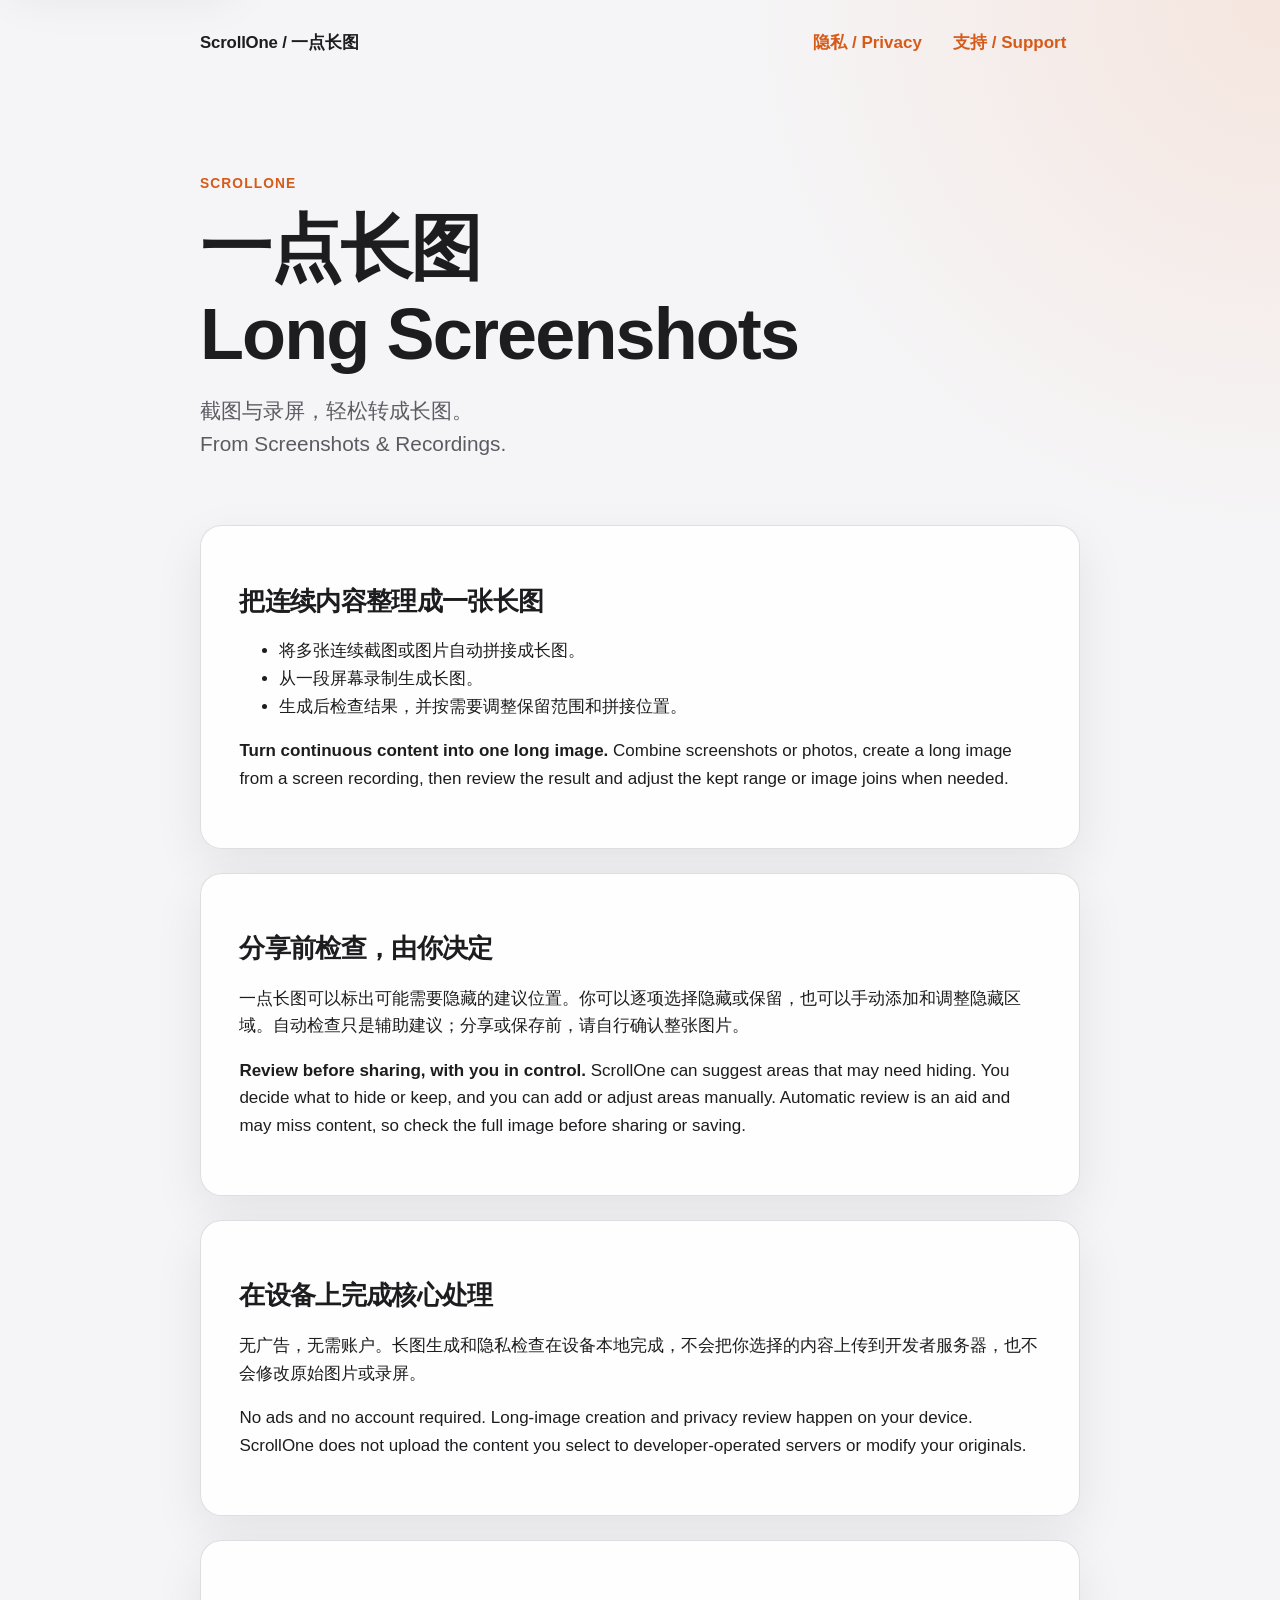
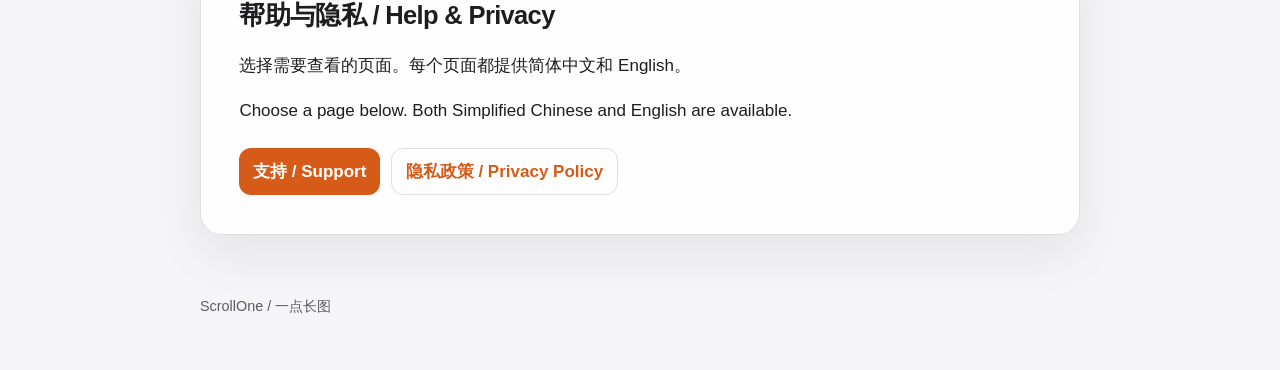
<file: index.html>
<!doctype html>
<html lang="zh-Hans">
  <head>
    <meta charset="utf-8">
    <meta name="viewport" content="width=device-width, initial-scale=1">
    <meta name="description" content="一点长图 / ScrollOne：将多张截图、图片或屏幕录制轻松转成长图，并可调整拼接位置、在分享前检查内容。">
    <meta property="og:type" content="website">
    <meta property="og:site_name" content="ScrollOne / 一点长图">
    <meta property="og:title" content="一点长图 / ScrollOne — Long Screenshots">
    <meta property="og:description" content="截图与录屏，轻松转成长图。From Screenshots &amp; Recordings.">
    <meta property="og:url" content="https://zhangyiconge6.github.io/safeshare-support/">
    <title>一点长图 / ScrollOne — Long Screenshots</title>
    <link rel="canonical" href="https://zhangyiconge6.github.io/safeshare-support/">
    <link rel="stylesheet" href="assets/site.css">
  </head>
  <body>
    <a class="skip-link" href="#main">跳到正文 / Skip to content</a>
    <header class="site-header">
      <a class="brand" href="index.html">ScrollOne / 一点长图</a>
      <nav class="site-nav" aria-label="站点导航 / Site navigation">
        <a href="privacy.html">隐私 / Privacy</a>
        <a href="support.html">支持 / Support</a>
      </nav>
    </header>

    <main id="main">
      <section class="hero">
        <p class="eyebrow">ScrollOne</p>
        <h1>一点长图<br><span lang="en">Long Screenshots</span></h1>
        <p class="lede">截图与录屏，轻松转成长图。<br><span lang="en">From Screenshots &amp; Recordings.</span></p>
      </section>

      <section class="panel" aria-labelledby="long-image-title">
        <h2 id="long-image-title">把连续内容整理成一张长图</h2>
        <ul>
          <li>将多张连续截图或图片自动拼接成长图。</li>
          <li>从一段屏幕录制生成长图。</li>
          <li>生成后检查结果，并按需要调整保留范围和拼接位置。</li>
        </ul>
        <p lang="en"><strong>Turn continuous content into one long image.</strong> Combine screenshots or photos, create a long image from a screen recording, then review the result and adjust the kept range or image joins when needed.</p>
      </section>

      <section class="panel" aria-labelledby="review-title">
        <h2 id="review-title">分享前检查，由你决定</h2>
        <p>一点长图可以标出可能需要隐藏的建议位置。你可以逐项选择隐藏或保留，也可以手动添加和调整隐藏区域。自动检查只是辅助建议；分享或保存前，请自行确认整张图片。</p>
        <p lang="en"><strong>Review before sharing, with you in control.</strong> ScrollOne can suggest areas that may need hiding. You decide what to hide or keep, and you can add or adjust areas manually. Automatic review is an aid and may miss content, so check the full image before sharing or saving.</p>
      </section>

      <section class="panel" aria-labelledby="privacy-title">
        <h2 id="privacy-title">在设备上完成核心处理</h2>
        <p>无广告，无需账户。长图生成和隐私检查在设备本地完成，不会把你选择的内容上传到开发者服务器，也不会修改原始图片或录屏。</p>
        <p lang="en">No ads and no account required. Long-image creation and privacy review happen on your device. ScrollOne does not upload the content you select to developer-operated servers or modify your originals.</p>
      </section>

      <section class="panel" aria-labelledby="resources-title">
        <h2 id="resources-title">帮助与隐私 / Help &amp; Privacy</h2>
        <p>选择需要查看的页面。每个页面都提供简体中文和 English。</p>
        <p lang="en">Choose a page below. Both Simplified Chinese and English are available.</p>
        <div class="actions">
          <a class="button-link" href="support.html">支持 / Support</a>
          <a class="button-link secondary" href="privacy.html">隐私政策 / Privacy Policy</a>
        </div>
      </section>
    </main>

    <footer class="site-footer">
      <p>ScrollOne / 一点长图</p>
    </footer>
  </body>
</html>
</file>
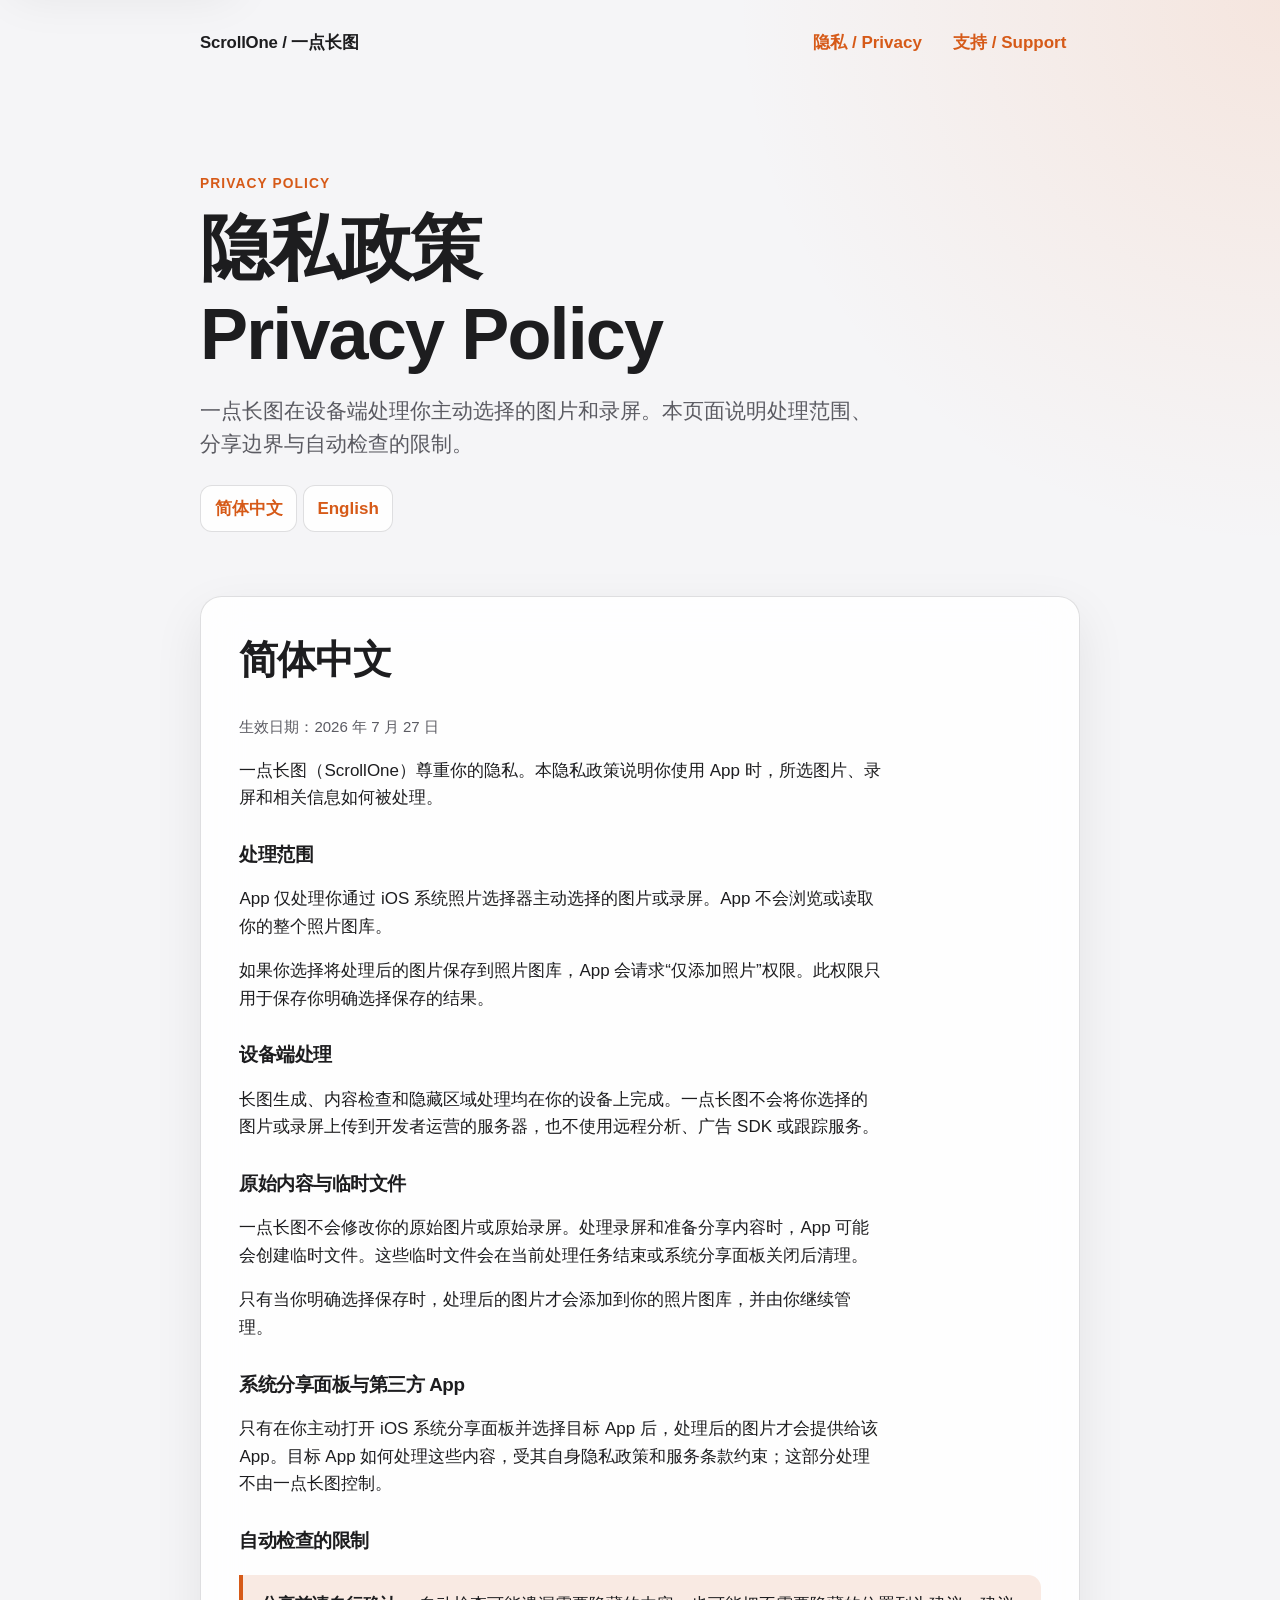
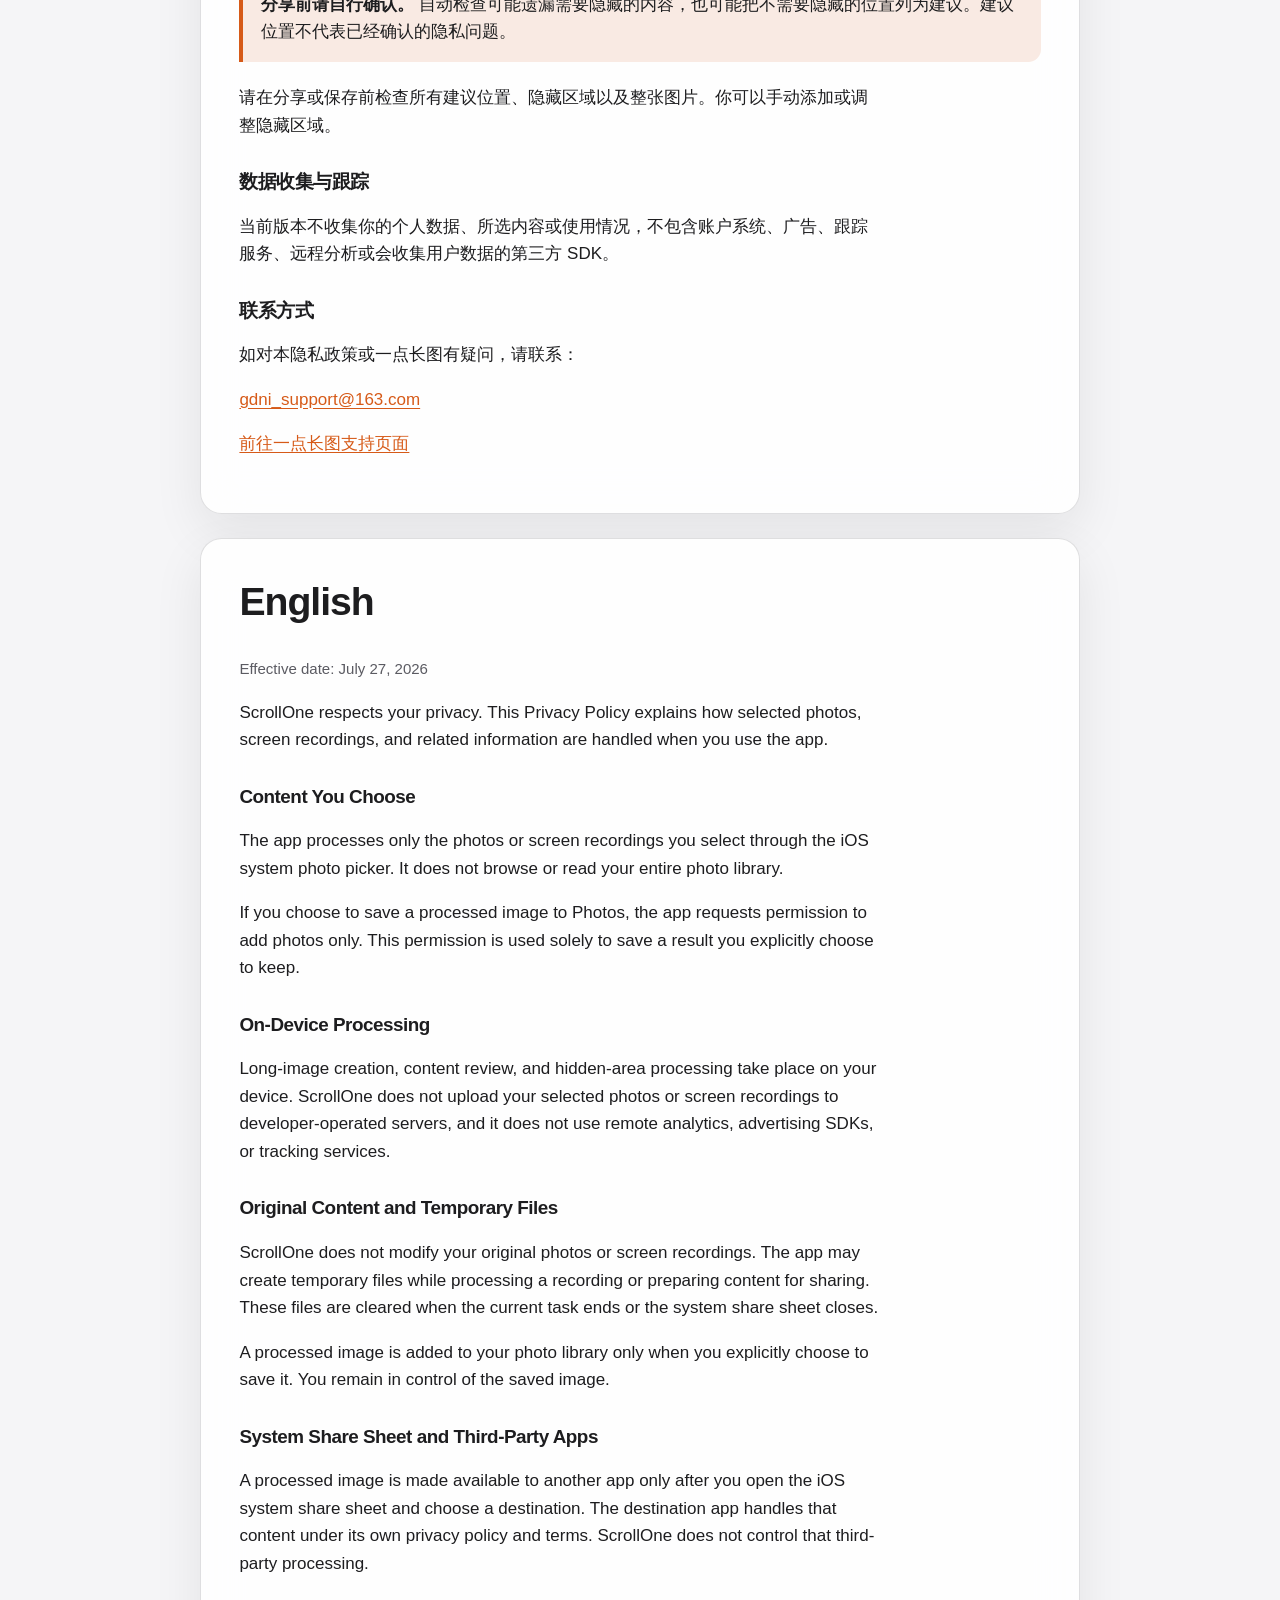
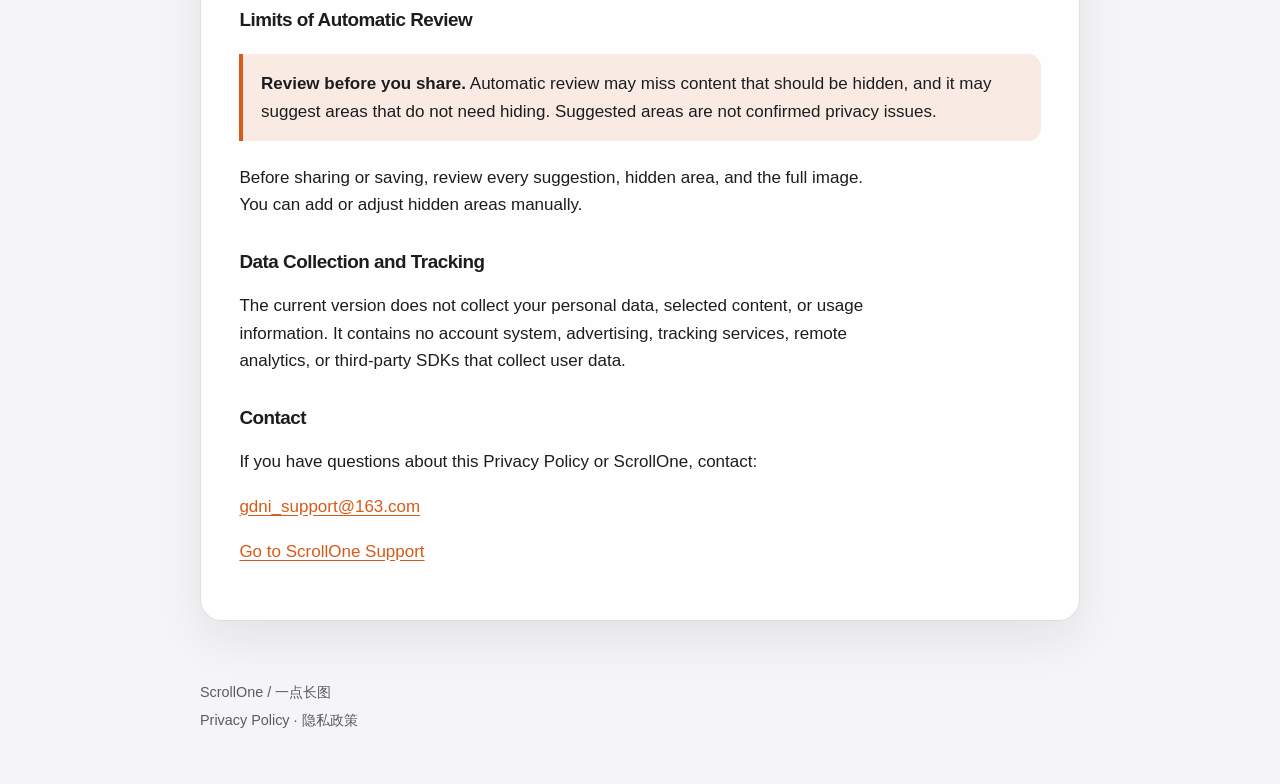
<file: privacy.html>
<!doctype html>
<html lang="zh-Hans">
  <head>
    <meta charset="utf-8">
    <meta name="viewport" content="width=device-width, initial-scale=1">
    <meta name="description" content="ScrollOne / 一点长图隐私政策。了解所选图片与录屏如何在设备端处理。">
    <meta property="og:type" content="website">
    <meta property="og:site_name" content="ScrollOne / 一点长图">
    <meta property="og:title" content="ScrollOne Privacy Policy / 一点长图隐私政策">
    <meta property="og:description" content="了解一点长图 / ScrollOne 如何在设备端处理你选择的图片与录屏。">
    <meta property="og:url" content="https://zhangyiconge6.github.io/safeshare-support/privacy.html">
    <title>ScrollOne Privacy Policy / 一点长图隐私政策</title>
    <link rel="canonical" href="https://zhangyiconge6.github.io/safeshare-support/privacy.html">
    <link rel="stylesheet" href="assets/site.css">
  </head>
  <body>
    <a class="skip-link" href="#main">跳到正文 / Skip to content</a>
    <header class="site-header">
      <a class="brand" href="index.html">ScrollOne / 一点长图</a>
      <nav class="site-nav" aria-label="站点导航 / Site navigation">
        <a href="privacy.html" aria-current="page">隐私 / Privacy</a>
        <a href="support.html">支持 / Support</a>
      </nav>
    </header>

    <main id="main">
      <section class="hero" aria-labelledby="page-title">
        <p class="eyebrow">Privacy Policy</p>
        <h1 id="page-title">隐私政策<br>Privacy Policy</h1>
        <p class="lede">一点长图在设备端处理你主动选择的图片和录屏。本页面说明处理范围、分享边界与自动检查的限制。</p>
        <nav class="language-nav" aria-label="选择语言 / Choose a language">
          <a href="#zh-Hans" lang="zh-Hans">简体中文</a>
          <a href="#english" lang="en">English</a>
        </nav>
      </section>

      <article class="document" id="zh-Hans" lang="zh-Hans" aria-labelledby="zh-title">
        <h2 id="zh-title">简体中文</h2>
        <p class="meta">生效日期：2026 年 7 月 27 日</p>

        <p>一点长图（ScrollOne）尊重你的隐私。本隐私政策说明你使用 App 时，所选图片、录屏和相关信息如何被处理。</p>

        <h3>处理范围</h3>
        <p>App 仅处理你通过 iOS 系统照片选择器主动选择的图片或录屏。App 不会浏览或读取你的整个照片图库。</p>
        <p>如果你选择将处理后的图片保存到照片图库，App 会请求“仅添加照片”权限。此权限只用于保存你明确选择保存的结果。</p>

        <h3>设备端处理</h3>
        <p>长图生成、内容检查和隐藏区域处理均在你的设备上完成。一点长图不会将你选择的图片或录屏上传到开发者运营的服务器，也不使用远程分析、广告 SDK 或跟踪服务。</p>

        <h3>原始内容与临时文件</h3>
        <p>一点长图不会修改你的原始图片或原始录屏。处理录屏和准备分享内容时，App 可能会创建临时文件。这些临时文件会在当前处理任务结束或系统分享面板关闭后清理。</p>
        <p>只有当你明确选择保存时，处理后的图片才会添加到你的照片图库，并由你继续管理。</p>

        <h3>系统分享面板与第三方 App</h3>
        <p>只有在你主动打开 iOS 系统分享面板并选择目标 App 后，处理后的图片才会提供给该 App。目标 App 如何处理这些内容，受其自身隐私政策和服务条款约束；这部分处理不由一点长图控制。</p>

        <h3>自动检查的限制</h3>
        <div class="notice">
          <strong>分享前请自行确认。</strong> 自动检查可能遗漏需要隐藏的内容，也可能把不需要隐藏的位置列为建议。建议位置不代表已经确认的隐私问题。
        </div>
        <p>请在分享或保存前检查所有建议位置、隐藏区域以及整张图片。你可以手动添加或调整隐藏区域。</p>

        <h3>数据收集与跟踪</h3>
        <p>当前版本不收集你的个人数据、所选内容或使用情况，不包含账户系统、广告、跟踪服务、远程分析或会收集用户数据的第三方 SDK。</p>

        <h3>联系方式</h3>
        <p>如对本隐私政策或一点长图有疑问，请联系：</p>
        <p><a href="mailto:gdni_support@163.com">gdni_support@163.com</a></p>
        <p><a href="support.html#zh-Hans">前往一点长图支持页面</a></p>
      </article>

      <article class="document" id="english" lang="en" aria-labelledby="en-title">
        <h2 id="en-title">English</h2>
        <p class="meta">Effective date: July 27, 2026</p>

        <p>ScrollOne respects your privacy. This Privacy Policy explains how selected photos, screen recordings, and related information are handled when you use the app.</p>

        <h3>Content You Choose</h3>
        <p>The app processes only the photos or screen recordings you select through the iOS system photo picker. It does not browse or read your entire photo library.</p>
        <p>If you choose to save a processed image to Photos, the app requests permission to add photos only. This permission is used solely to save a result you explicitly choose to keep.</p>

        <h3>On-Device Processing</h3>
        <p>Long-image creation, content review, and hidden-area processing take place on your device. ScrollOne does not upload your selected photos or screen recordings to developer-operated servers, and it does not use remote analytics, advertising SDKs, or tracking services.</p>

        <h3>Original Content and Temporary Files</h3>
        <p>ScrollOne does not modify your original photos or screen recordings. The app may create temporary files while processing a recording or preparing content for sharing. These files are cleared when the current task ends or the system share sheet closes.</p>
        <p>A processed image is added to your photo library only when you explicitly choose to save it. You remain in control of the saved image.</p>

        <h3>System Share Sheet and Third-Party Apps</h3>
        <p>A processed image is made available to another app only after you open the iOS system share sheet and choose a destination. The destination app handles that content under its own privacy policy and terms. ScrollOne does not control that third-party processing.</p>

        <h3>Limits of Automatic Review</h3>
        <div class="notice">
          <strong>Review before you share.</strong> Automatic review may miss content that should be hidden, and it may suggest areas that do not need hiding. Suggested areas are not confirmed privacy issues.
        </div>
        <p>Before sharing or saving, review every suggestion, hidden area, and the full image. You can add or adjust hidden areas manually.</p>

        <h3>Data Collection and Tracking</h3>
        <p>The current version does not collect your personal data, selected content, or usage information. It contains no account system, advertising, tracking services, remote analytics, or third-party SDKs that collect user data.</p>

        <h3>Contact</h3>
        <p>If you have questions about this Privacy Policy or ScrollOne, contact:</p>
        <p><a href="mailto:gdni_support@163.com">gdni_support@163.com</a></p>
        <p><a href="support.html#english">Go to ScrollOne Support</a></p>
      </article>
    </main>

    <footer class="site-footer">
      <p>ScrollOne / 一点长图</p>
      <p>Privacy Policy · 隐私政策</p>
    </footer>
  </body>
</html>
</file>
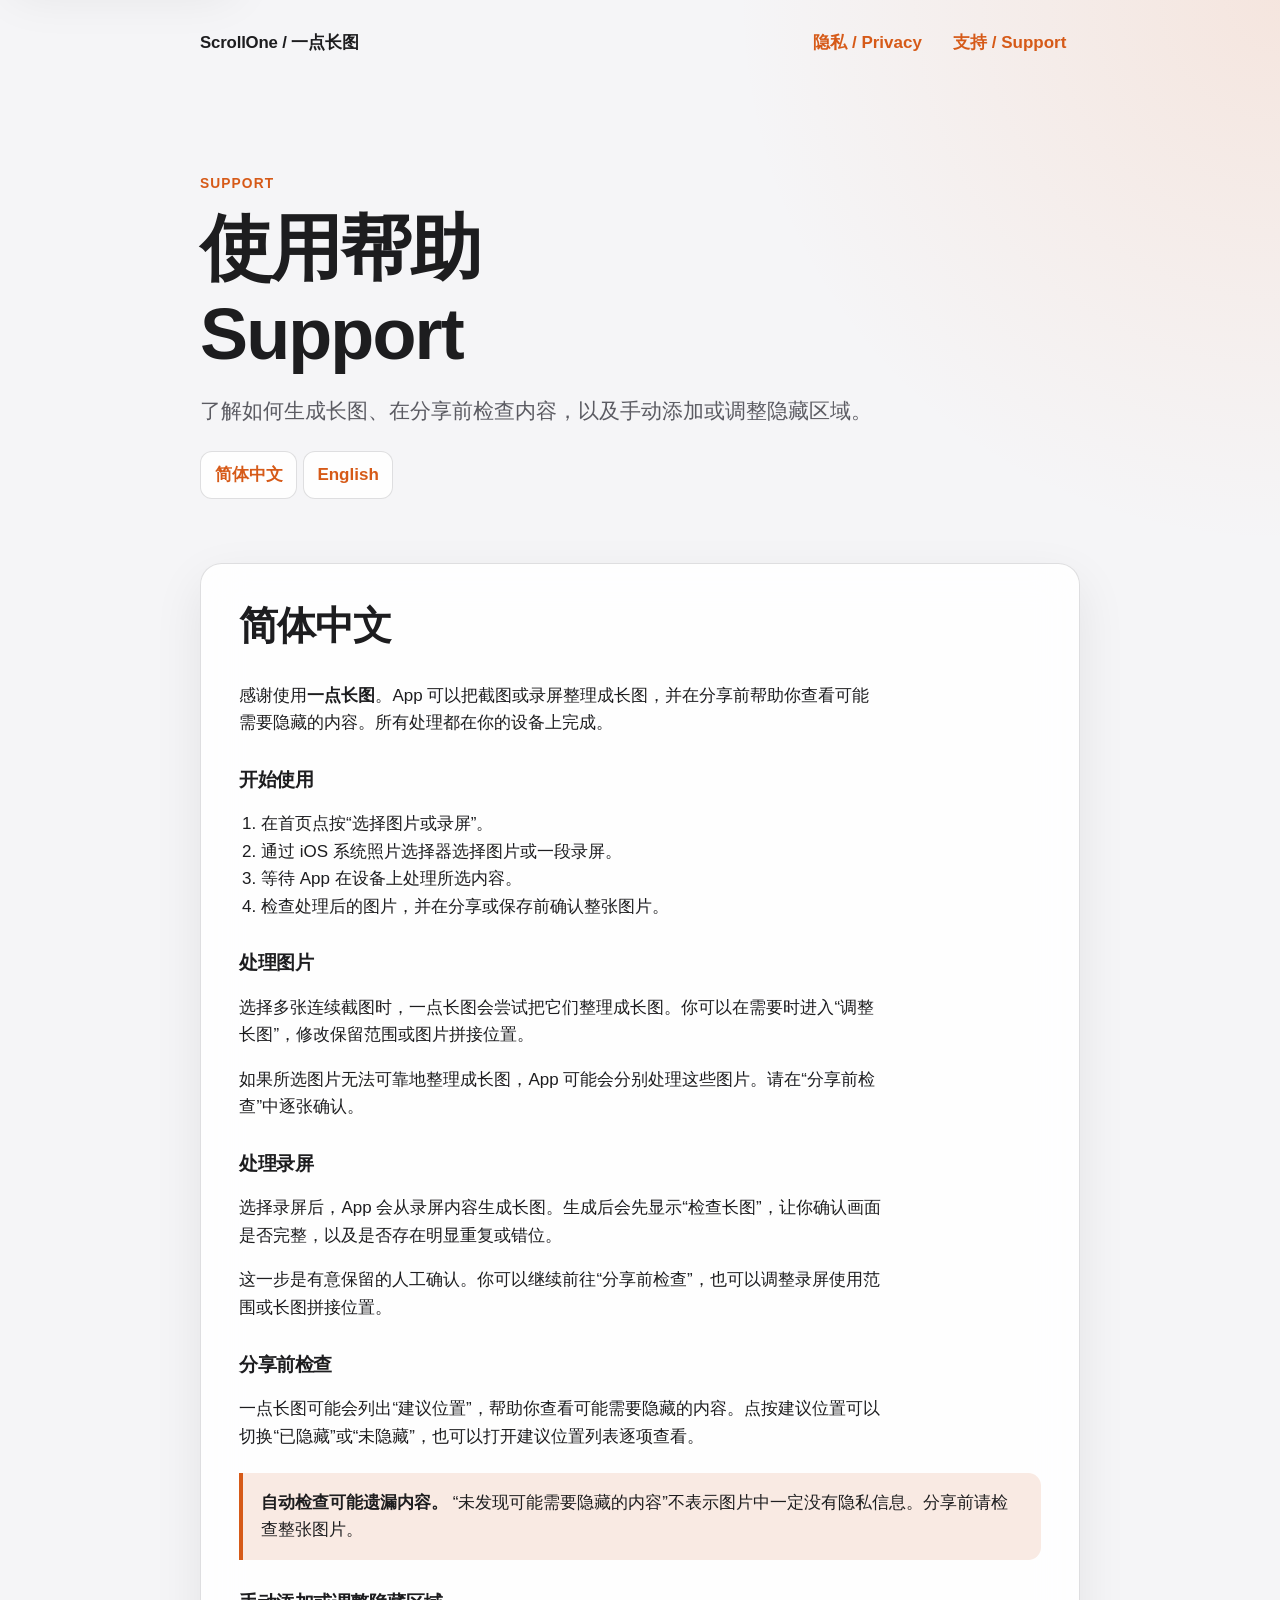
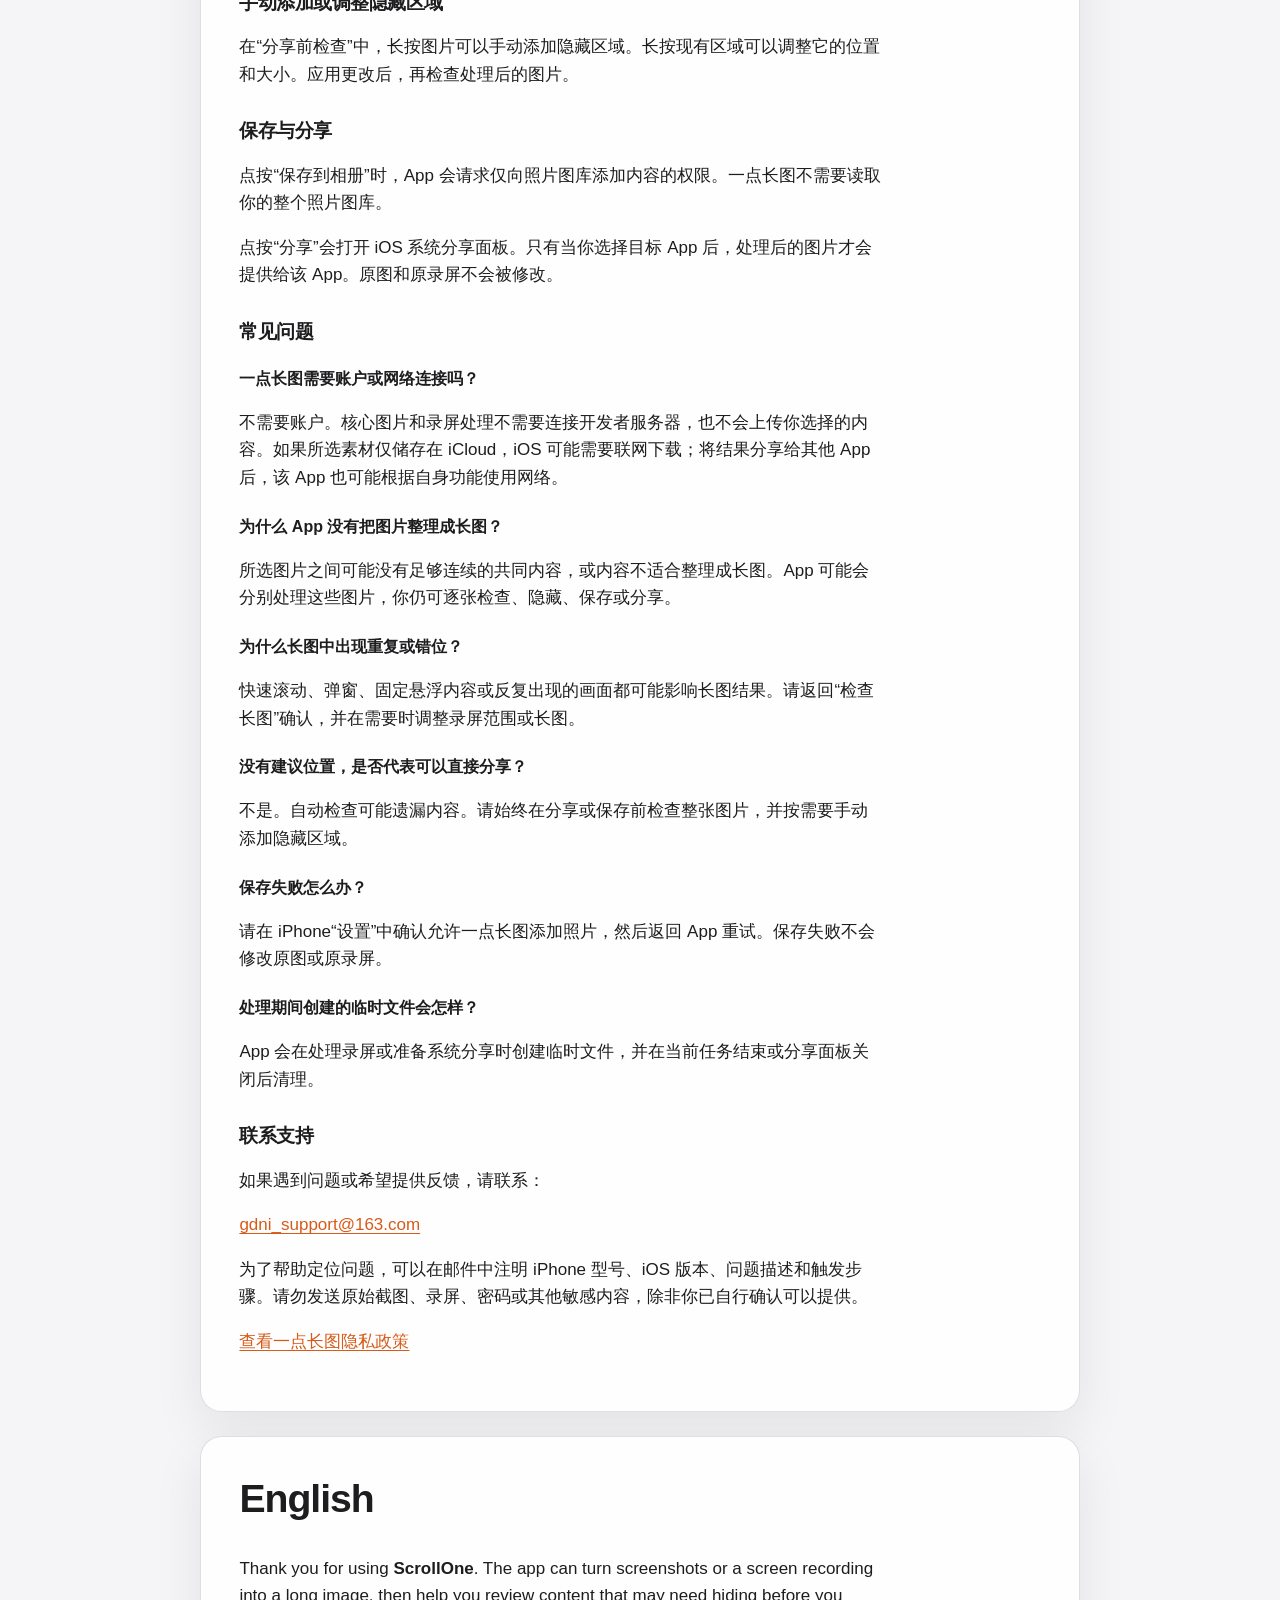
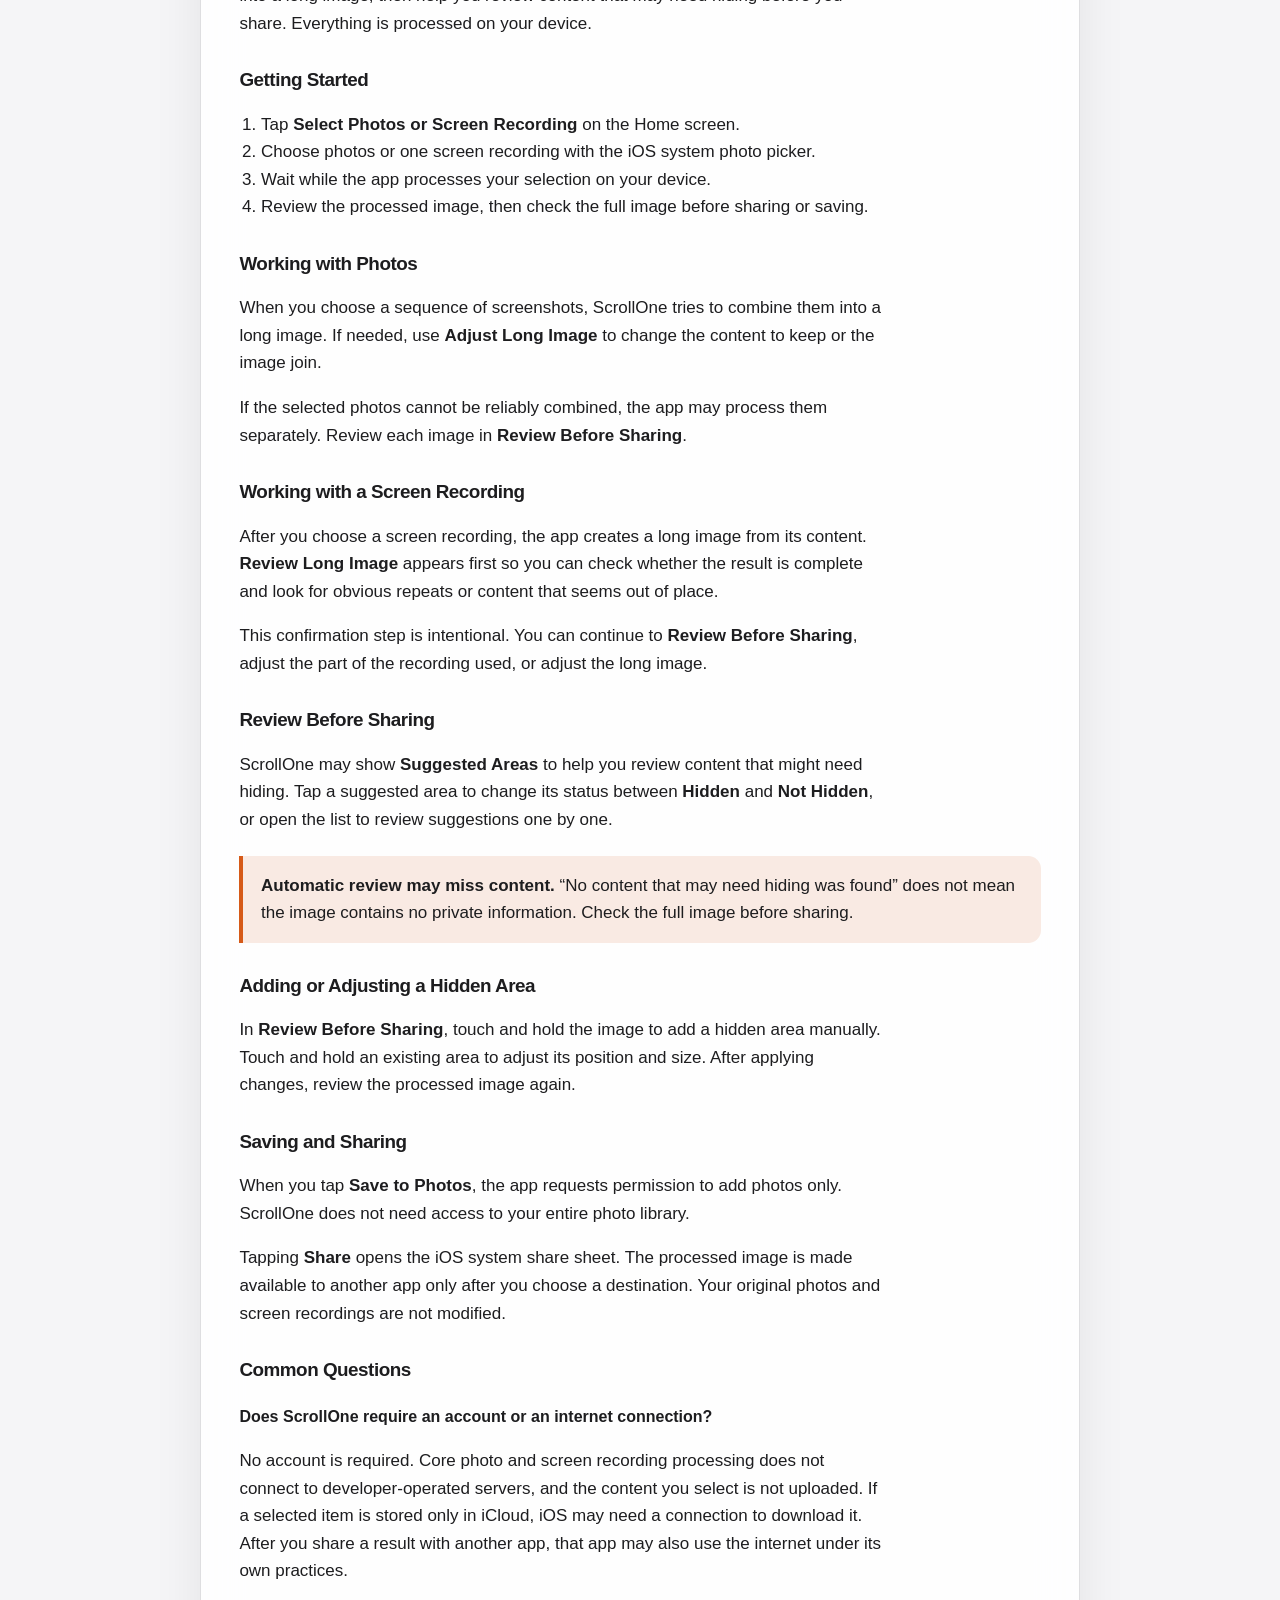
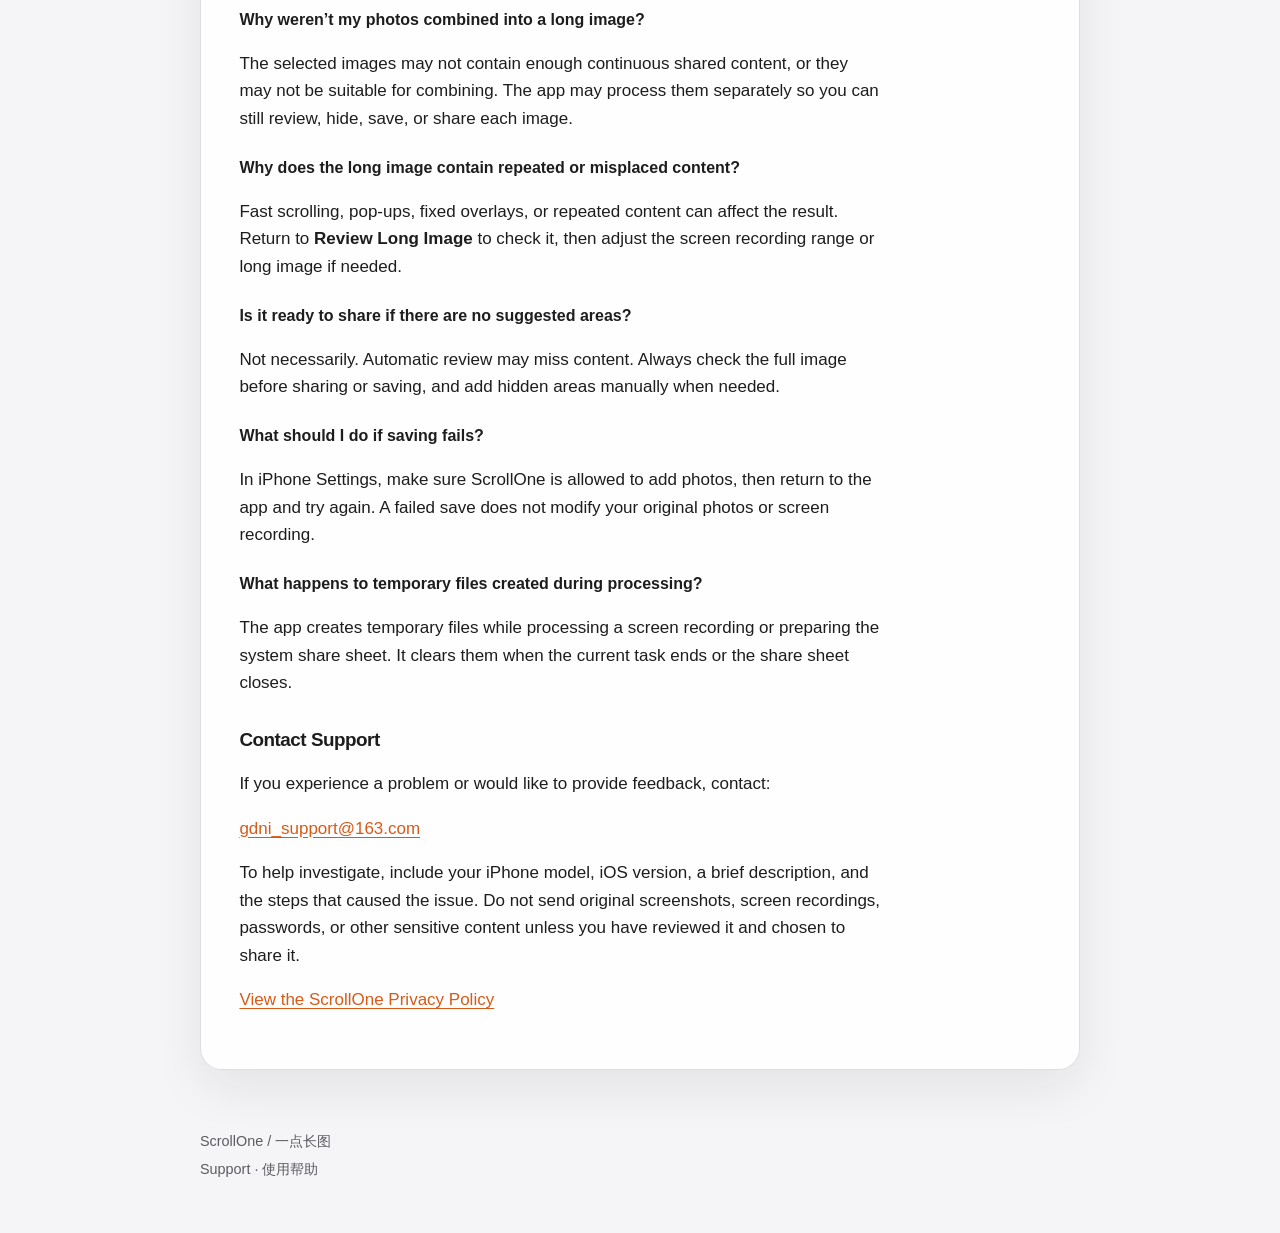
<file: support.html>
<!doctype html>
<html lang="zh-Hans">
  <head>
    <meta charset="utf-8">
    <meta name="viewport" content="width=device-width, initial-scale=1">
    <meta name="description" content="ScrollOne / 一点长图使用帮助、常见问题与联系支持。">
    <meta property="og:type" content="website">
    <meta property="og:site_name" content="ScrollOne / 一点长图">
    <meta property="og:title" content="ScrollOne Support / 一点长图支持">
    <meta property="og:description" content="一点长图 / ScrollOne 使用帮助、常见问题与联系支持。">
    <meta property="og:url" content="https://zhangyiconge6.github.io/safeshare-support/support.html">
    <title>ScrollOne Support / 一点长图支持</title>
    <link rel="canonical" href="https://zhangyiconge6.github.io/safeshare-support/support.html">
    <link rel="stylesheet" href="assets/site.css">
  </head>
  <body>
    <a class="skip-link" href="#main">跳到正文 / Skip to content</a>
    <header class="site-header">
      <a class="brand" href="index.html">ScrollOne / 一点长图</a>
      <nav class="site-nav" aria-label="站点导航 / Site navigation">
        <a href="privacy.html">隐私 / Privacy</a>
        <a href="support.html" aria-current="page">支持 / Support</a>
      </nav>
    </header>

    <main id="main">
      <section class="hero" aria-labelledby="page-title">
        <p class="eyebrow">Support</p>
        <h1 id="page-title">使用帮助<br>Support</h1>
        <p class="lede">了解如何生成长图、在分享前检查内容，以及手动添加或调整隐藏区域。</p>
        <nav class="language-nav" aria-label="选择语言 / Choose a language">
          <a href="#zh-Hans" lang="zh-Hans">简体中文</a>
          <a href="#english" lang="en">English</a>
        </nav>
      </section>

      <article class="document" id="zh-Hans" lang="zh-Hans" aria-labelledby="zh-title">
        <h2 id="zh-title">简体中文</h2>
        <p>感谢使用<strong>一点长图</strong>。App 可以把截图或录屏整理成长图，并在分享前帮助你查看可能需要隐藏的内容。所有处理都在你的设备上完成。</p>

        <h3>开始使用</h3>
        <ol>
          <li>在首页点按“选择图片或录屏”。</li>
          <li>通过 iOS 系统照片选择器选择图片或一段录屏。</li>
          <li>等待 App 在设备上处理所选内容。</li>
          <li>检查处理后的图片，并在分享或保存前确认整张图片。</li>
        </ol>

        <h3>处理图片</h3>
        <p>选择多张连续截图时，一点长图会尝试把它们整理成长图。你可以在需要时进入“调整长图”，修改保留范围或图片拼接位置。</p>
        <p>如果所选图片无法可靠地整理成长图，App 可能会分别处理这些图片。请在“分享前检查”中逐张确认。</p>

        <h3>处理录屏</h3>
        <p>选择录屏后，App 会从录屏内容生成长图。生成后会先显示“检查长图”，让你确认画面是否完整，以及是否存在明显重复或错位。</p>
        <p>这一步是有意保留的人工确认。你可以继续前往“分享前检查”，也可以调整录屏使用范围或长图拼接位置。</p>

        <h3>分享前检查</h3>
        <p>一点长图可能会列出“建议位置”，帮助你查看可能需要隐藏的内容。点按建议位置可以切换“已隐藏”或“未隐藏”，也可以打开建议位置列表逐项查看。</p>
        <div class="notice">
          <strong>自动检查可能遗漏内容。</strong> “未发现可能需要隐藏的内容”不表示图片中一定没有隐私信息。分享前请检查整张图片。
        </div>

        <h3>手动添加或调整隐藏区域</h3>
        <p>在“分享前检查”中，长按图片可以手动添加隐藏区域。长按现有区域可以调整它的位置和大小。应用更改后，再检查处理后的图片。</p>

        <h3>保存与分享</h3>
        <p>点按“保存到相册”时，App 会请求仅向照片图库添加内容的权限。一点长图不需要读取你的整个照片图库。</p>
        <p>点按“分享”会打开 iOS 系统分享面板。只有当你选择目标 App 后，处理后的图片才会提供给该 App。原图和原录屏不会被修改。</p>

        <h3>常见问题</h3>

        <h4>一点长图需要账户或网络连接吗？</h4>
        <p>不需要账户。核心图片和录屏处理不需要连接开发者服务器，也不会上传你选择的内容。如果所选素材仅储存在 iCloud，iOS 可能需要联网下载；将结果分享给其他 App 后，该 App 也可能根据自身功能使用网络。</p>

        <h4>为什么 App 没有把图片整理成长图？</h4>
        <p>所选图片之间可能没有足够连续的共同内容，或内容不适合整理成长图。App 可能会分别处理这些图片，你仍可逐张检查、隐藏、保存或分享。</p>

        <h4>为什么长图中出现重复或错位？</h4>
        <p>快速滚动、弹窗、固定悬浮内容或反复出现的画面都可能影响长图结果。请返回“检查长图”确认，并在需要时调整录屏范围或长图。</p>

        <h4>没有建议位置，是否代表可以直接分享？</h4>
        <p>不是。自动检查可能遗漏内容。请始终在分享或保存前检查整张图片，并按需要手动添加隐藏区域。</p>

        <h4>保存失败怎么办？</h4>
        <p>请在 iPhone“设置”中确认允许一点长图添加照片，然后返回 App 重试。保存失败不会修改原图或原录屏。</p>

        <h4>处理期间创建的临时文件会怎样？</h4>
        <p>App 会在处理录屏或准备系统分享时创建临时文件，并在当前任务结束或分享面板关闭后清理。</p>

        <h3>联系支持</h3>
        <p>如果遇到问题或希望提供反馈，请联系：</p>
        <p><a href="mailto:gdni_support@163.com">gdni_support@163.com</a></p>
        <p>为了帮助定位问题，可以在邮件中注明 iPhone 型号、iOS 版本、问题描述和触发步骤。请勿发送原始截图、录屏、密码或其他敏感内容，除非你已自行确认可以提供。</p>
        <p><a href="privacy.html#zh-Hans">查看一点长图隐私政策</a></p>
      </article>

      <article class="document" id="english" lang="en" aria-labelledby="en-title">
        <h2 id="en-title">English</h2>
        <p>Thank you for using <strong>ScrollOne</strong>. The app can turn screenshots or a screen recording into a long image, then help you review content that may need hiding before you share. Everything is processed on your device.</p>

        <h3>Getting Started</h3>
        <ol>
          <li>Tap <strong>Select Photos or Screen Recording</strong> on the Home screen.</li>
          <li>Choose photos or one screen recording with the iOS system photo picker.</li>
          <li>Wait while the app processes your selection on your device.</li>
          <li>Review the processed image, then check the full image before sharing or saving.</li>
        </ol>

        <h3>Working with Photos</h3>
        <p>When you choose a sequence of screenshots, ScrollOne tries to combine them into a long image. If needed, use <strong>Adjust Long Image</strong> to change the content to keep or the image join.</p>
        <p>If the selected photos cannot be reliably combined, the app may process them separately. Review each image in <strong>Review Before Sharing</strong>.</p>

        <h3>Working with a Screen Recording</h3>
        <p>After you choose a screen recording, the app creates a long image from its content. <strong>Review Long Image</strong> appears first so you can check whether the result is complete and look for obvious repeats or content that seems out of place.</p>
        <p>This confirmation step is intentional. You can continue to <strong>Review Before Sharing</strong>, adjust the part of the recording used, or adjust the long image.</p>

        <h3>Review Before Sharing</h3>
        <p>ScrollOne may show <strong>Suggested Areas</strong> to help you review content that might need hiding. Tap a suggested area to change its status between <strong>Hidden</strong> and <strong>Not Hidden</strong>, or open the list to review suggestions one by one.</p>
        <div class="notice">
          <strong>Automatic review may miss content.</strong> “No content that may need hiding was found” does not mean the image contains no private information. Check the full image before sharing.
        </div>

        <h3>Adding or Adjusting a Hidden Area</h3>
        <p>In <strong>Review Before Sharing</strong>, touch and hold the image to add a hidden area manually. Touch and hold an existing area to adjust its position and size. After applying changes, review the processed image again.</p>

        <h3>Saving and Sharing</h3>
        <p>When you tap <strong>Save to Photos</strong>, the app requests permission to add photos only. ScrollOne does not need access to your entire photo library.</p>
        <p>Tapping <strong>Share</strong> opens the iOS system share sheet. The processed image is made available to another app only after you choose a destination. Your original photos and screen recordings are not modified.</p>

        <h3>Common Questions</h3>

        <h4>Does ScrollOne require an account or an internet connection?</h4>
        <p>No account is required. Core photo and screen recording processing does not connect to developer-operated servers, and the content you select is not uploaded. If a selected item is stored only in iCloud, iOS may need a connection to download it. After you share a result with another app, that app may also use the internet under its own practices.</p>

        <h4>Why weren’t my photos combined into a long image?</h4>
        <p>The selected images may not contain enough continuous shared content, or they may not be suitable for combining. The app may process them separately so you can still review, hide, save, or share each image.</p>

        <h4>Why does the long image contain repeated or misplaced content?</h4>
        <p>Fast scrolling, pop-ups, fixed overlays, or repeated content can affect the result. Return to <strong>Review Long Image</strong> to check it, then adjust the screen recording range or long image if needed.</p>

        <h4>Is it ready to share if there are no suggested areas?</h4>
        <p>Not necessarily. Automatic review may miss content. Always check the full image before sharing or saving, and add hidden areas manually when needed.</p>

        <h4>What should I do if saving fails?</h4>
        <p>In iPhone Settings, make sure ScrollOne is allowed to add photos, then return to the app and try again. A failed save does not modify your original photos or screen recording.</p>

        <h4>What happens to temporary files created during processing?</h4>
        <p>The app creates temporary files while processing a screen recording or preparing the system share sheet. It clears them when the current task ends or the share sheet closes.</p>

        <h3>Contact Support</h3>
        <p>If you experience a problem or would like to provide feedback, contact:</p>
        <p><a href="mailto:gdni_support@163.com">gdni_support@163.com</a></p>
        <p>To help investigate, include your iPhone model, iOS version, a brief description, and the steps that caused the issue. Do not send original screenshots, screen recordings, passwords, or other sensitive content unless you have reviewed it and chosen to share it.</p>
        <p><a href="privacy.html#english">View the ScrollOne Privacy Policy</a></p>
      </article>
    </main>

    <footer class="site-footer">
      <p>ScrollOne / 一点长图</p>
      <p>Support · 使用帮助</p>
    </footer>
  </body>
</html>
</file>
<file: assets/site.css>
:root {
  color-scheme: light dark;
  --page: #f5f5f7;
  --surface: rgba(255, 255, 255, 0.88);
  --surface-strong: #ffffff;
  --text: #1d1d1f;
  --secondary: #5b5b62;
  --line: rgba(60, 60, 67, 0.16);
  --accent: #d65a18;
  --accent-soft: rgba(214, 90, 24, 0.12);
  --warning: #8a4b08;
  --warning-surface: #fff4df;
  --shadow: 0 18px 50px rgba(24, 24, 27, 0.08);
  font-family: -apple-system, BlinkMacSystemFont, "SF Pro Text", "Helvetica Neue", Arial, sans-serif;
}

* {
  box-sizing: border-box;
}

html {
  scroll-behavior: smooth;
}

body {
  margin: 0;
  background:
    radial-gradient(circle at top right, rgba(244, 134, 73, 0.14), transparent 34rem),
    var(--page);
  color: var(--text);
  font-size: 17px;
  line-height: 1.62;
}

a {
  color: var(--accent);
  text-underline-offset: 0.16em;
}

a:hover {
  text-decoration-thickness: 2px;
}

a:focus-visible,
button:focus-visible {
  outline: 3px solid var(--accent);
  outline-offset: 3px;
}

.skip-link {
  position: fixed;
  z-index: 20;
  top: 0.75rem;
  left: 0.75rem;
  min-height: 44px;
  padding: 0.55rem 0.85rem;
  transform: translateY(-180%);
  border-radius: 0.7rem;
  background: var(--surface-strong);
  box-shadow: var(--shadow);
}

.skip-link:focus {
  transform: translateY(0);
}

.site-header,
.site-footer,
main {
  width: min(100% - 2rem, 880px);
  margin-inline: auto;
}

.site-header {
  display: flex;
  align-items: center;
  justify-content: space-between;
  gap: 1rem;
  padding-block: 1.25rem;
}

.brand {
  color: var(--text);
  font-size: 1.05rem;
  font-weight: 700;
  letter-spacing: -0.01em;
  text-decoration: none;
}

.site-nav {
  display: flex;
  flex-wrap: wrap;
  gap: 0.25rem;
}

.site-nav a,
.language-nav a,
.button-link {
  display: inline-flex;
  min-height: 44px;
  align-items: center;
  justify-content: center;
  padding: 0.55rem 0.85rem;
  border-radius: 0.75rem;
  font-weight: 600;
  text-decoration: none;
}

.site-nav a:hover,
.language-nav a:hover {
  background: var(--accent-soft);
}

.hero {
  padding: clamp(2.75rem, 8vw, 5.5rem) 0 clamp(2rem, 6vw, 4rem);
}

.eyebrow {
  margin: 0 0 0.6rem;
  color: var(--accent);
  font-size: 0.86rem;
  font-weight: 700;
  letter-spacing: 0.08em;
  text-transform: uppercase;
}

h1,
h2,
h3 {
  line-height: 1.2;
  letter-spacing: -0.026em;
}

h1 {
  max-width: 17ch;
  margin: 0;
  font-size: clamp(2.25rem, 8vw, 4.5rem);
}

.lede {
  max-width: 42rem;
  margin: 1rem 0 0;
  color: var(--secondary);
  font-size: clamp(1.05rem, 2.8vw, 1.3rem);
}

.language-nav {
  display: flex;
  flex-wrap: wrap;
  gap: 0.35rem;
  margin-top: 1.5rem;
}

.language-nav a {
  border: 1px solid var(--line);
  background: var(--surface);
}

.document,
.panel {
  margin-bottom: 1.5rem;
  padding: clamp(1.25rem, 4vw, 2.4rem);
  border: 1px solid var(--line);
  border-radius: 1.35rem;
  background: var(--surface);
  box-shadow: var(--shadow);
  backdrop-filter: blur(22px);
  -webkit-backdrop-filter: blur(22px);
}

.document:target {
  border-color: rgba(214, 90, 24, 0.5);
}

.document h2 {
  margin-top: 0;
  font-size: clamp(1.75rem, 5vw, 2.45rem);
}

.document h3 {
  margin-top: 2rem;
  font-size: 1.18rem;
}

.document h4 {
  margin: 1.4rem 0 0.3rem;
  font-size: 1rem;
}

.document p,
.document li {
  max-width: 68ch;
}

.document ul,
.document ol {
  padding-left: 1.35rem;
}

.meta {
  color: var(--secondary);
  font-size: 0.94rem;
}

.notice {
  margin: 1.4rem 0;
  padding: 1rem 1.1rem;
  border-left: 4px solid var(--accent);
  border-radius: 0 0.8rem 0.8rem 0;
  background: var(--accent-soft);
}

.placeholder {
  display: inline-block;
  padding: 0.1rem 0.4rem;
  border-radius: 0.35rem;
  background: var(--warning-surface);
  color: var(--warning);
  font-family: ui-monospace, "SFMono-Regular", Menlo, monospace;
  font-size: 0.88em;
  font-weight: 700;
}

.actions {
  display: flex;
  flex-wrap: wrap;
  gap: 0.7rem;
  margin-top: 1.5rem;
}

.button-link {
  background: var(--accent);
  color: #ffffff;
}

.button-link.secondary {
  border: 1px solid var(--line);
  background: transparent;
  color: var(--accent);
}

.site-footer {
  padding: 2rem 0 3rem;
  color: var(--secondary);
  font-size: 0.9rem;
}

.site-footer p {
  margin: 0.25rem 0;
}

@media (max-width: 620px) {
  .site-header {
    align-items: flex-start;
    flex-direction: column;
  }

  .site-nav {
    width: 100%;
  }

  .site-nav a {
    flex: 1 1 auto;
  }

  .document,
  .panel {
    border-radius: 1rem;
  }
}

@media (prefers-reduced-motion: reduce) {
  html {
    scroll-behavior: auto;
  }
}

@media (prefers-color-scheme: dark) {
  :root {
    --page: #111113;
    --surface: rgba(31, 31, 34, 0.9);
    --surface-strong: #242428;
    --text: #f5f5f7;
    --secondary: #b2b2ba;
    --line: rgba(235, 235, 245, 0.18);
    --accent: #ff9a61;
    --accent-soft: rgba(255, 154, 97, 0.14);
    --warning: #ffd18f;
    --warning-surface: rgba(171, 102, 16, 0.26);
    --shadow: none;
  }
}

@media print {
  body {
    background: #ffffff;
    color: #000000;
  }

  .site-header,
  .language-nav,
  .site-footer,
  .skip-link {
    display: none;
  }

  .document {
    break-inside: avoid;
    border: 0;
    box-shadow: none;
  }
}
</file>
